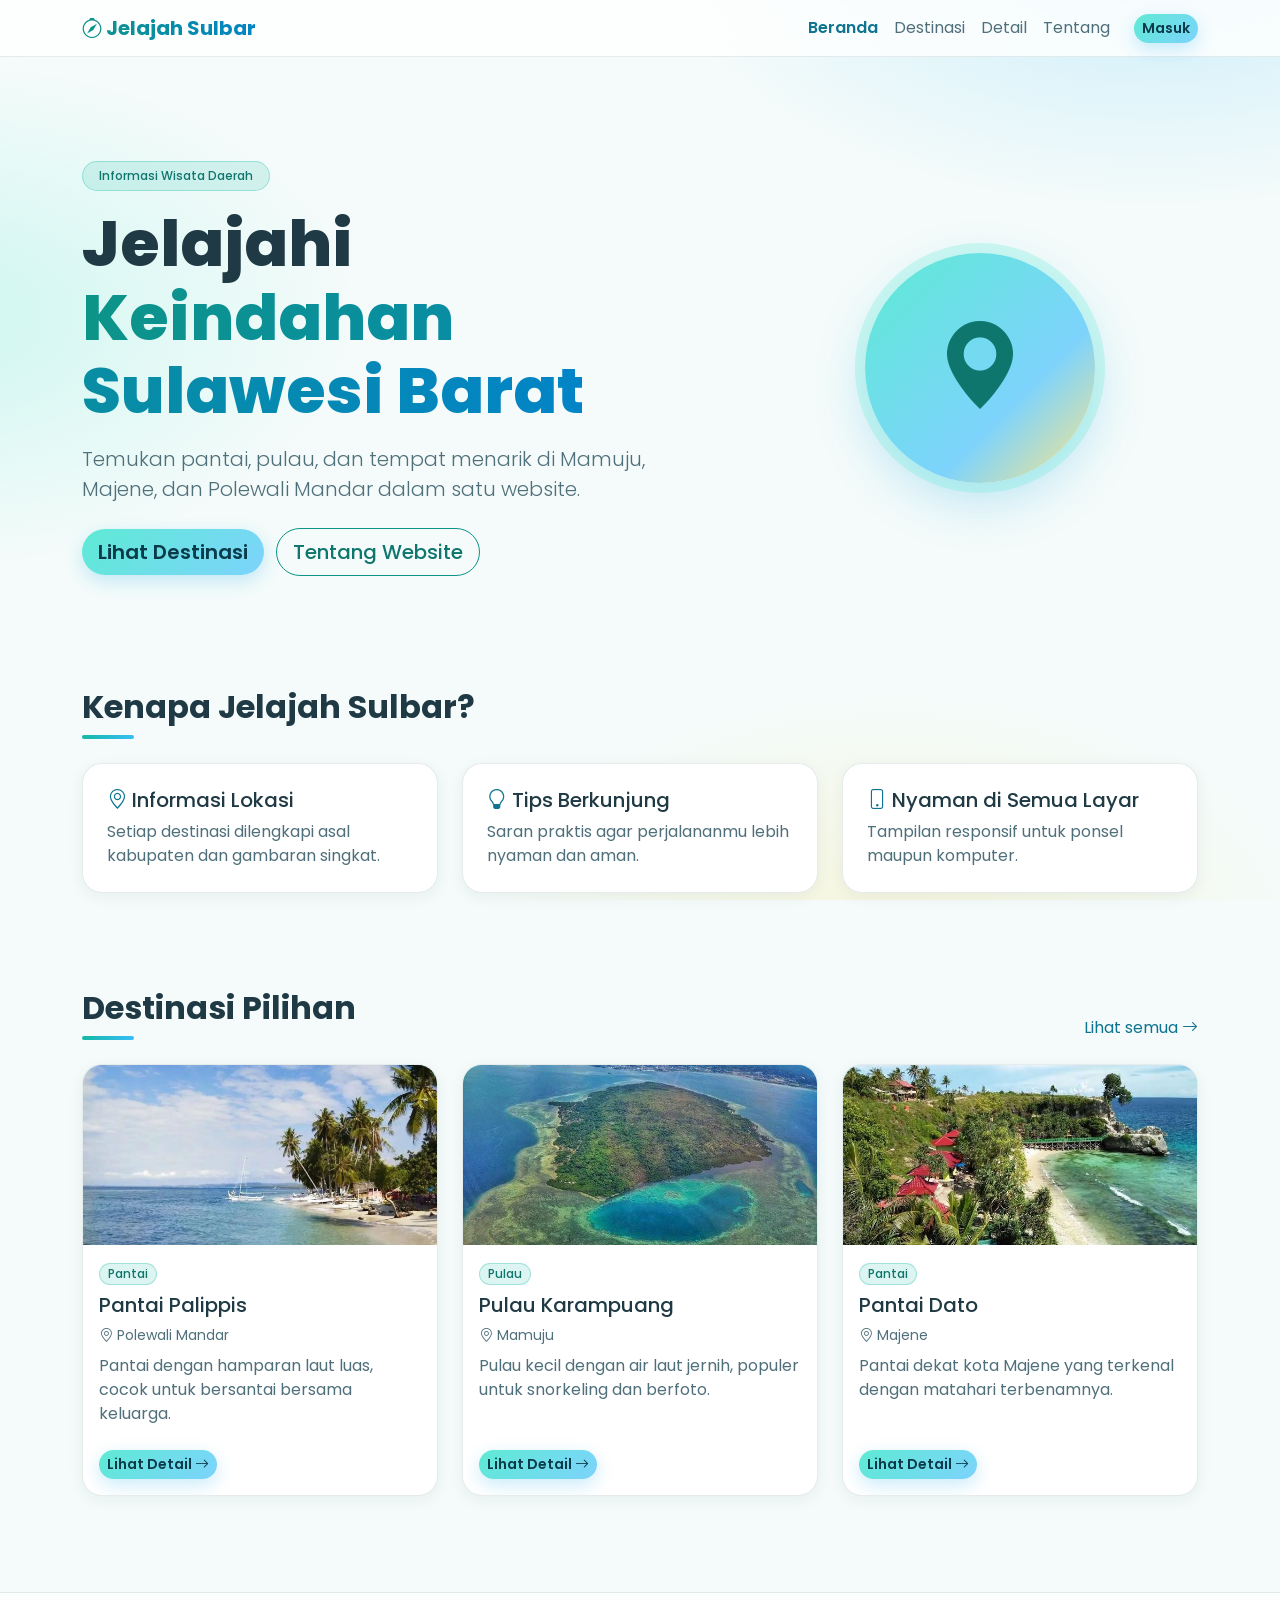
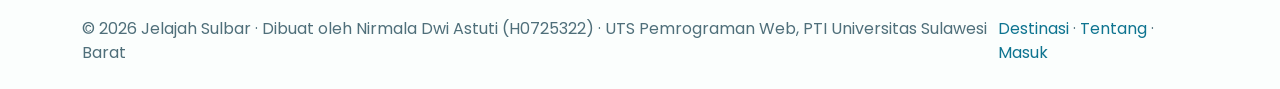
<file: index.html>
<!DOCTYPE html>
<html lang="id" data-bs-theme="dark">
<head>
  <meta charset="UTF-8">
  <meta name="viewport" content="width=device-width, initial-scale=1">
  <title>Jelajah Sulbar - Beranda</title>
  <link href="https://cdn.jsdelivr.net/npm/bootstrap@5.3.3/dist/css/bootstrap.min.css" rel="stylesheet">
  <link href="https://cdn.jsdelivr.net/npm/bootstrap-icons@1.11.3/font/bootstrap-icons.min.css" rel="stylesheet">
  <link href="style.css" rel="stylesheet">
</head>
<body>
<nav class="navbar navbar-expand-lg sticky-top" data-bs-theme="dark">
  <div class="container">
    <a class="navbar-brand" href="index.html"><span><i class="bi bi-compass"></i> Jelajah Sulbar</span></a>
    <button class="navbar-toggler" type="button" data-bs-toggle="collapse" data-bs-target="#menu" aria-label="Buka menu"><span class="navbar-toggler-icon"></span></button>
    <div class="collapse navbar-collapse" id="menu">
      <ul class="navbar-nav ms-auto align-items-lg-center">
        <li class="nav-item"><a class="nav-link active" href="index.html">Beranda</a></li><li class="nav-item"><a class="nav-link" href="destinasi.html">Destinasi</a></li><li class="nav-item"><a class="nav-link" href="detail.html">Detail</a></li><li class="nav-item"><a class="nav-link" href="tentang.html">Tentang</a></li>
        <li class="nav-item ms-lg-3"><a class="btn btn-aksen btn-sm" href="login.html">Masuk</a></li>
      </ul>
    </div>
  </div>
</nav>
<header class="hero">
  <div class="container">
    <div class="row align-items-center g-5">
      <div class="col-lg-7">
        <span class="badge badge-aksen rounded-pill mb-3 px-3 py-2">Informasi Wisata Daerah</span>
        <h1>Jelajahi <span class="teks-gradien">Keindahan Sulawesi Barat</span></h1>
        <p class="lead text-body-secondary mt-3">Temukan pantai, pulau, dan tempat menarik di Mamuju, Majene, dan Polewali Mandar dalam satu website.</p>
        <a href="destinasi.html" class="btn btn-aksen btn-lg me-2 mt-2">Lihat Destinasi</a>
        <a href="tentang.html" class="btn btn-outline-aksen btn-lg mt-2">Tentang Website</a>
      </div>
      <div class="col-lg-5"><div class="avatar"><i class="bi bi-geo-alt-fill"></i></div></div>
    </div>
  </div>
</header>

<section class="py-5">
  <div class="container">
    <h2 class="judul-bagian mb-4">Kenapa Jelajah Sulbar?</h2>
    <div class="row g-4">
      <div class="col-md-4"><div class="panel p-4 h-100"><h5><i class="bi bi-geo-alt text-info"></i> Informasi Lokasi</h5><p class="text-body-secondary mb-0">Setiap destinasi dilengkapi asal kabupaten dan gambaran singkat.</p></div></div>
      <div class="col-md-4"><div class="panel p-4 h-100"><h5><i class="bi bi-lightbulb text-info"></i> Tips Berkunjung</h5><p class="text-body-secondary mb-0">Saran praktis agar perjalananmu lebih nyaman dan aman.</p></div></div>
      <div class="col-md-4"><div class="panel p-4 h-100"><h5><i class="bi bi-phone text-info"></i> Nyaman di Semua Layar</h5><p class="text-body-secondary mb-0">Tampilan responsif untuk ponsel maupun komputer.</p></div></div>
    </div>
  </div>
</section>

<section class="py-5">
  <div class="container">
    <div class="d-flex justify-content-between align-items-end mb-4">
      <h2 class="judul-bagian mb-0">Destinasi Pilihan</h2>
      <a href="destinasi.html" class="link-info text-decoration-none">Lihat semua <i class="bi bi-arrow-right"></i></a>
    </div>
    <div class="row g-4" id="pilihan"></div>
  </div>
</section>
<footer class="py-4 mt-5">
  <div class="container d-flex flex-column flex-md-row justify-content-between gap-2">
    <span>&copy; 2026 Jelajah Sulbar &middot; Dibuat oleh <span data-profil="nama"></span> (<span data-profil="nim"></span>) &middot; UTS Pemrograman Web, PTI Universitas Sulawesi Barat</span>
    <span><a href="destinasi.html">Destinasi</a> &middot; <a href="tentang.html">Tentang</a> &middot; <a href="login.html">Masuk</a></span>
  </div>
</footer>
<script src="https://cdn.jsdelivr.net/npm/bootstrap@5.3.3/dist/js/bootstrap.bundle.min.js"></script>
<script src="script.js"></script>
<script>
  document.getElementById("pilihan").innerHTML = destinasi.slice(0, 3).map(function (d) { return kartuDestinasi(d, "col-md-4"); }).join("");
</script>
</body>
</html>
</file>
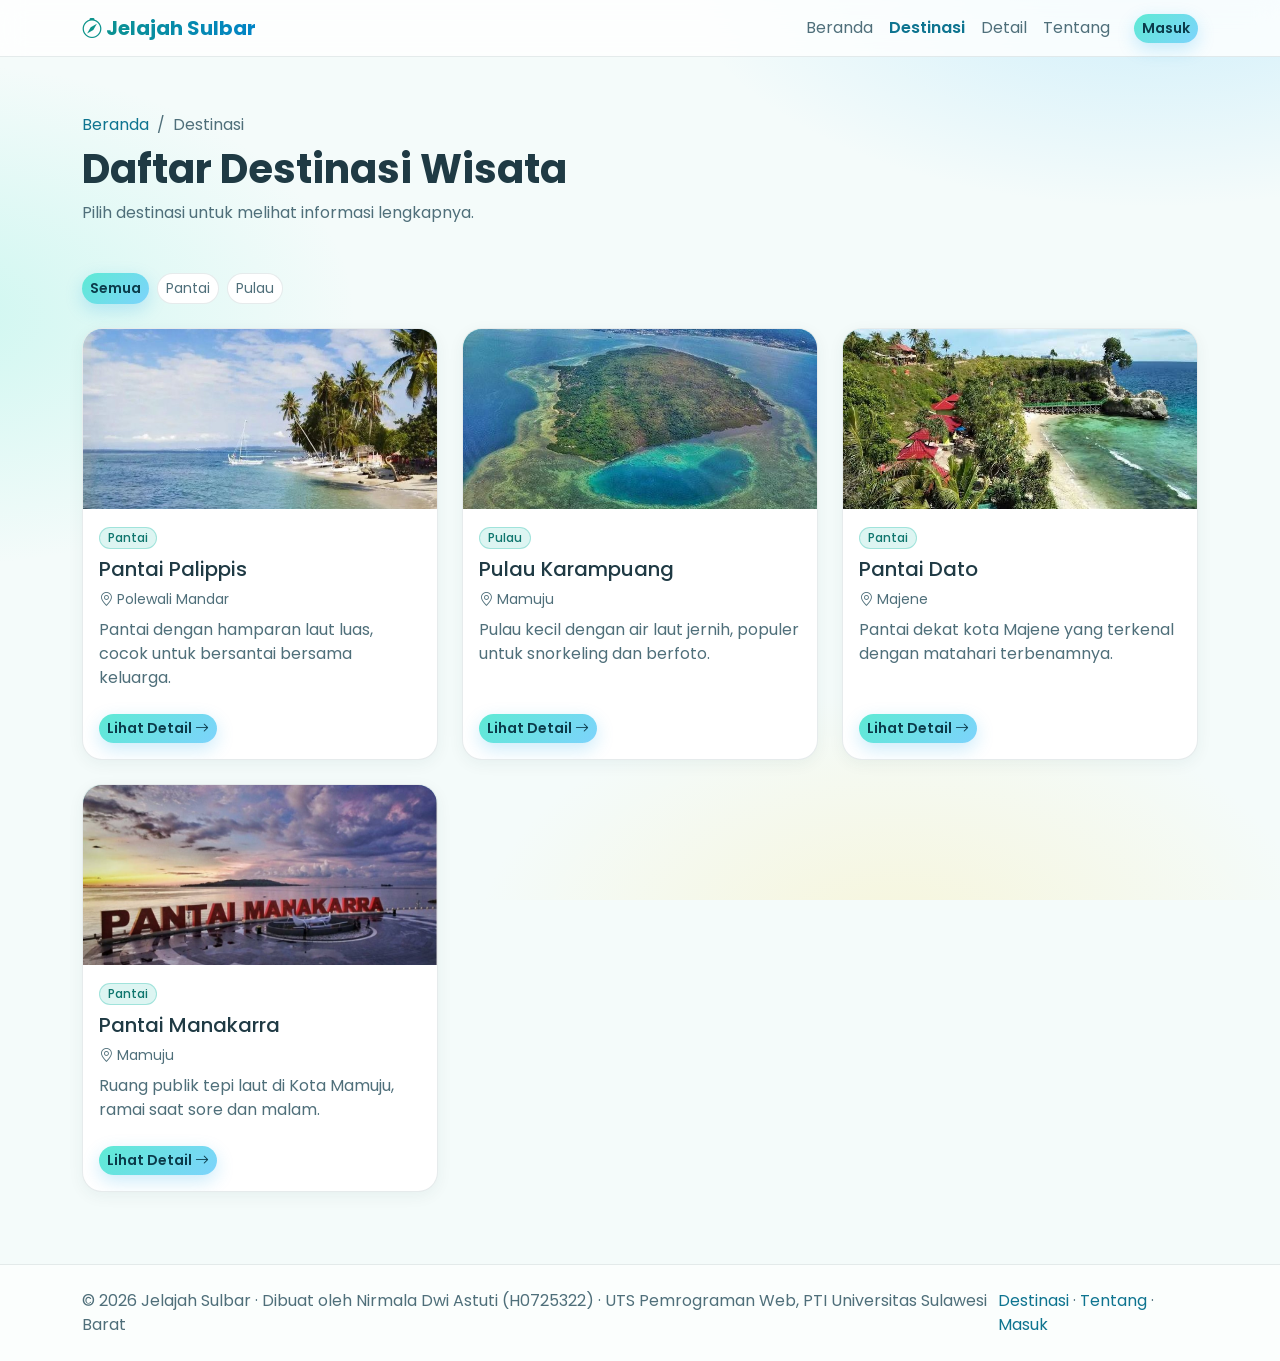
<file: destinasi.html>
<!DOCTYPE html>
<html lang="id" data-bs-theme="dark">
<head>
  <meta charset="UTF-8">
  <meta name="viewport" content="width=device-width, initial-scale=1">
  <title>Jelajah Sulbar - Destinasi</title>
  <link href="https://cdn.jsdelivr.net/npm/bootstrap@5.3.3/dist/css/bootstrap.min.css" rel="stylesheet">
  <link href="https://cdn.jsdelivr.net/npm/bootstrap-icons@1.11.3/font/bootstrap-icons.min.css" rel="stylesheet">
  <link href="style.css" rel="stylesheet">
</head>
<body>
<nav class="navbar navbar-expand-lg sticky-top" data-bs-theme="dark">
  <div class="container">
    <a class="navbar-brand" href="index.html"><span><i class="bi bi-compass"></i> Jelajah Sulbar</span></a>
    <button class="navbar-toggler" type="button" data-bs-toggle="collapse" data-bs-target="#menu" aria-label="Buka menu"><span class="navbar-toggler-icon"></span></button>
    <div class="collapse navbar-collapse" id="menu">
      <ul class="navbar-nav ms-auto align-items-lg-center">
        <li class="nav-item"><a class="nav-link" href="index.html">Beranda</a></li><li class="nav-item"><a class="nav-link active" href="destinasi.html">Destinasi</a></li><li class="nav-item"><a class="nav-link" href="detail.html">Detail</a></li><li class="nav-item"><a class="nav-link" href="tentang.html">Tentang</a></li>
        <li class="nav-item ms-lg-3"><a class="btn btn-aksen btn-sm" href="login.html">Masuk</a></li>
      </ul>
    </div>
  </div>
</nav>
<header class="page-header">
  <div class="container">
    <nav aria-label="breadcrumb"><ol class="breadcrumb mb-2">
      <li class="breadcrumb-item"><a href="index.html">Beranda</a></li><li class="breadcrumb-item active">Destinasi</li>
    </ol></nav>
    <h1 class="fw-bold" id="judul">Daftar Destinasi Wisata</h1>
    <p class="text-body-secondary mb-0">Pilih destinasi untuk melihat informasi lengkapnya.</p>
  </div>
</header>
<main class="py-4">
  <div class="container">
    <div class="d-flex flex-wrap gap-2 mb-4" id="filter">
      <button class="btn btn-aksen btn-sm" data-jenis="Semua">Semua</button>
      <button class="btn btn-outline-secondary btn-sm" data-jenis="Pantai">Pantai</button>
      <button class="btn btn-outline-secondary btn-sm" data-jenis="Pulau">Pulau</button>
    </div>
    <div class="row g-4" id="daftar"></div>
  </div>
</main>
<footer class="py-4 mt-5">
  <div class="container d-flex flex-column flex-md-row justify-content-between gap-2">
    <span>&copy; 2026 Jelajah Sulbar &middot; Dibuat oleh <span data-profil="nama"></span> (<span data-profil="nim"></span>) &middot; UTS Pemrograman Web, PTI Universitas Sulawesi Barat</span>
    <span><a href="destinasi.html">Destinasi</a> &middot; <a href="tentang.html">Tentang</a> &middot; <a href="login.html">Masuk</a></span>
  </div>
</footer>
<script src="https://cdn.jsdelivr.net/npm/bootstrap@5.3.3/dist/js/bootstrap.bundle.min.js"></script>
<script src="script.js"></script>
<script>
  function tampil(jenis) {
    document.getElementById("daftar").innerHTML = destinasi
      .filter(function (d) { return jenis === "Semua" || d.jenis === jenis; })
      .map(function (d) { return kartuDestinasi(d, "col-sm-6 col-lg-4"); }).join("");
  }
  document.querySelectorAll("#filter button").forEach(function (b) {
    b.addEventListener("click", function () {
      document.querySelectorAll("#filter button").forEach(function (x) { x.className = "btn btn-outline-secondary btn-sm"; });
      b.className = "btn btn-aksen btn-sm";
      tampil(b.dataset.jenis);
    });
  });
  tampil("Semua");
</script>
</body>
</html>
</file>
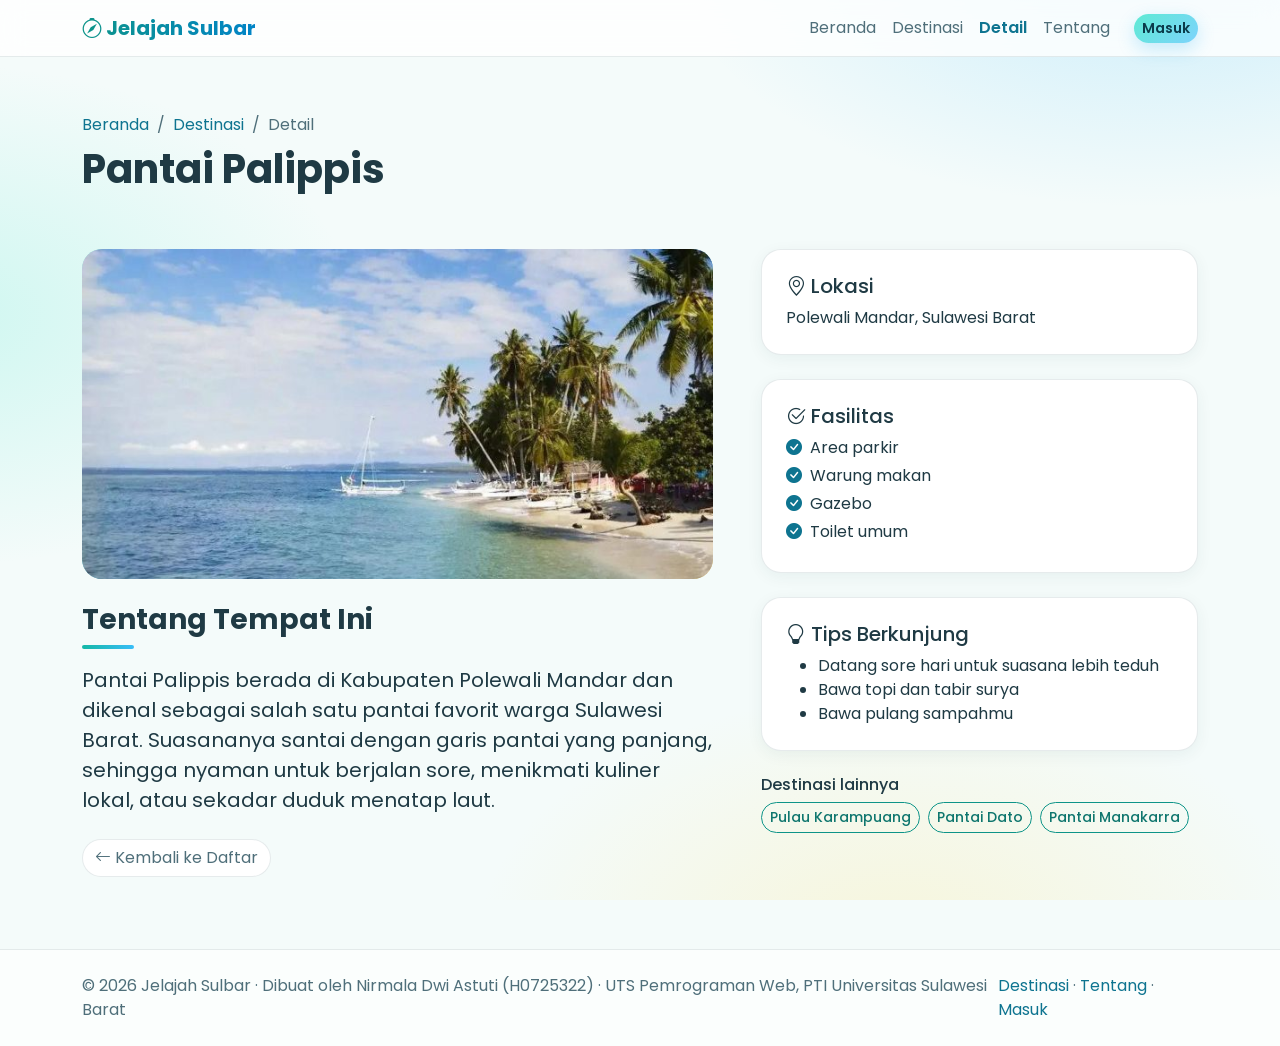
<file: detail.html>
<!DOCTYPE html>
<html lang="id" data-bs-theme="dark">
<head>
  <meta charset="UTF-8">
  <meta name="viewport" content="width=device-width, initial-scale=1">
  <title>Jelajah Sulbar - Detail Destinasi</title>
  <link href="https://cdn.jsdelivr.net/npm/bootstrap@5.3.3/dist/css/bootstrap.min.css" rel="stylesheet">
  <link href="https://cdn.jsdelivr.net/npm/bootstrap-icons@1.11.3/font/bootstrap-icons.min.css" rel="stylesheet">
  <link href="style.css" rel="stylesheet">
</head>
<body>
<nav class="navbar navbar-expand-lg sticky-top" data-bs-theme="dark">
  <div class="container">
    <a class="navbar-brand" href="index.html"><span><i class="bi bi-compass"></i> Jelajah Sulbar</span></a>
    <button class="navbar-toggler" type="button" data-bs-toggle="collapse" data-bs-target="#menu" aria-label="Buka menu"><span class="navbar-toggler-icon"></span></button>
    <div class="collapse navbar-collapse" id="menu">
      <ul class="navbar-nav ms-auto align-items-lg-center">
        <li class="nav-item"><a class="nav-link" href="index.html">Beranda</a></li><li class="nav-item"><a class="nav-link" href="destinasi.html">Destinasi</a></li><li class="nav-item"><a class="nav-link active" href="detail.html">Detail</a></li><li class="nav-item"><a class="nav-link" href="tentang.html">Tentang</a></li>
        <li class="nav-item ms-lg-3"><a class="btn btn-aksen btn-sm" href="login.html">Masuk</a></li>
      </ul>
    </div>
  </div>
</nav>
<header class="page-header">
  <div class="container">
    <nav aria-label="breadcrumb"><ol class="breadcrumb mb-2">
      <li class="breadcrumb-item"><a href="index.html">Beranda</a></li><li class="breadcrumb-item"><a href="destinasi.html">Destinasi</a></li><li class="breadcrumb-item active">Detail</li>
    </ol></nav>
    <h1 class="fw-bold" id="judul">Detail Destinasi</h1>
    <p class="text-body-secondary mb-0"></p>
  </div>
</header>
<main class="py-4">
  <div class="container">
    <div class="row g-5">
      <div class="col-lg-7">
        <div class="thumb besar mb-4" id="gambar"></div>
        <h3 class="judul-bagian mb-3">Tentang Tempat Ini</h3>
        <p class="fs-5" id="deskripsi"></p>
        <a href="destinasi.html" class="btn btn-outline-secondary mt-2"><i class="bi bi-arrow-left"></i> Kembali ke Daftar</a>
      </div>
      <div class="col-lg-5">
        <div class="panel p-4 mb-4"><h5><i class="bi bi-geo-alt"></i> Lokasi</h5><p class="mb-0" id="lokasi"></p></div>
        <div class="panel p-4 mb-4"><h5><i class="bi bi-check2-circle"></i> Fasilitas</h5><ul class="list-unstyled mb-0" id="fasilitas"></ul></div>
        <div class="panel p-4 mb-4"><h5><i class="bi bi-lightbulb"></i> Tips Berkunjung</h5><ul class="mb-0" id="tips"></ul></div>
        <h6>Destinasi lainnya</h6>
        <div class="d-flex flex-wrap gap-2" id="lainnya"></div>
      </div>
    </div>
  </div>
</main>
<footer class="py-4 mt-5">
  <div class="container d-flex flex-column flex-md-row justify-content-between gap-2">
    <span>&copy; 2026 Jelajah Sulbar &middot; Dibuat oleh <span data-profil="nama"></span> (<span data-profil="nim"></span>) &middot; UTS Pemrograman Web, PTI Universitas Sulawesi Barat</span>
    <span><a href="destinasi.html">Destinasi</a> &middot; <a href="tentang.html">Tentang</a> &middot; <a href="login.html">Masuk</a></span>
  </div>
</footer>
<script src="https://cdn.jsdelivr.net/npm/bootstrap@5.3.3/dist/js/bootstrap.bundle.min.js"></script>
<script src="script.js"></script>
<script>
  // Baca id dari URL, contoh: detail.html?id=dato
  const id = new URLSearchParams(location.search).get("id") || destinasi[0].id;
  const d = destinasi.find(function (x) { return x.id === id; }) || destinasi[0];
  document.title = "Jelajah Sulbar - " + d.nama;
  document.getElementById("judul").textContent = d.nama;
  document.getElementById("deskripsi").textContent = d.deskripsi;
  document.getElementById("lokasi").textContent = d.lokasi + ", Sulawesi Barat";
  document.getElementById("gambar").innerHTML = '<i class="bi ' + d.ikon + '"></i><img src="' + d.gambar + '" alt="' + d.nama + '" onerror="this.style.display=\'none\'">';
  document.getElementById("fasilitas").innerHTML = d.fasilitas.map(function (f) { return '<li class="mb-1"><i class="bi bi-check-circle-fill text-info me-2"></i>' + f + '</li>'; }).join("");
  document.getElementById("tips").innerHTML = d.tips.map(function (t) { return "<li>" + t + "</li>"; }).join("");
  document.getElementById("lainnya").innerHTML = destinasi.filter(function (x) { return x.id !== d.id; })
    .map(function (x) { return '<a class="btn btn-outline-aksen btn-sm" href="detail.html?id=' + x.id + '">' + x.nama + '</a>'; }).join("");
</script>
</body>
</html>
</file>
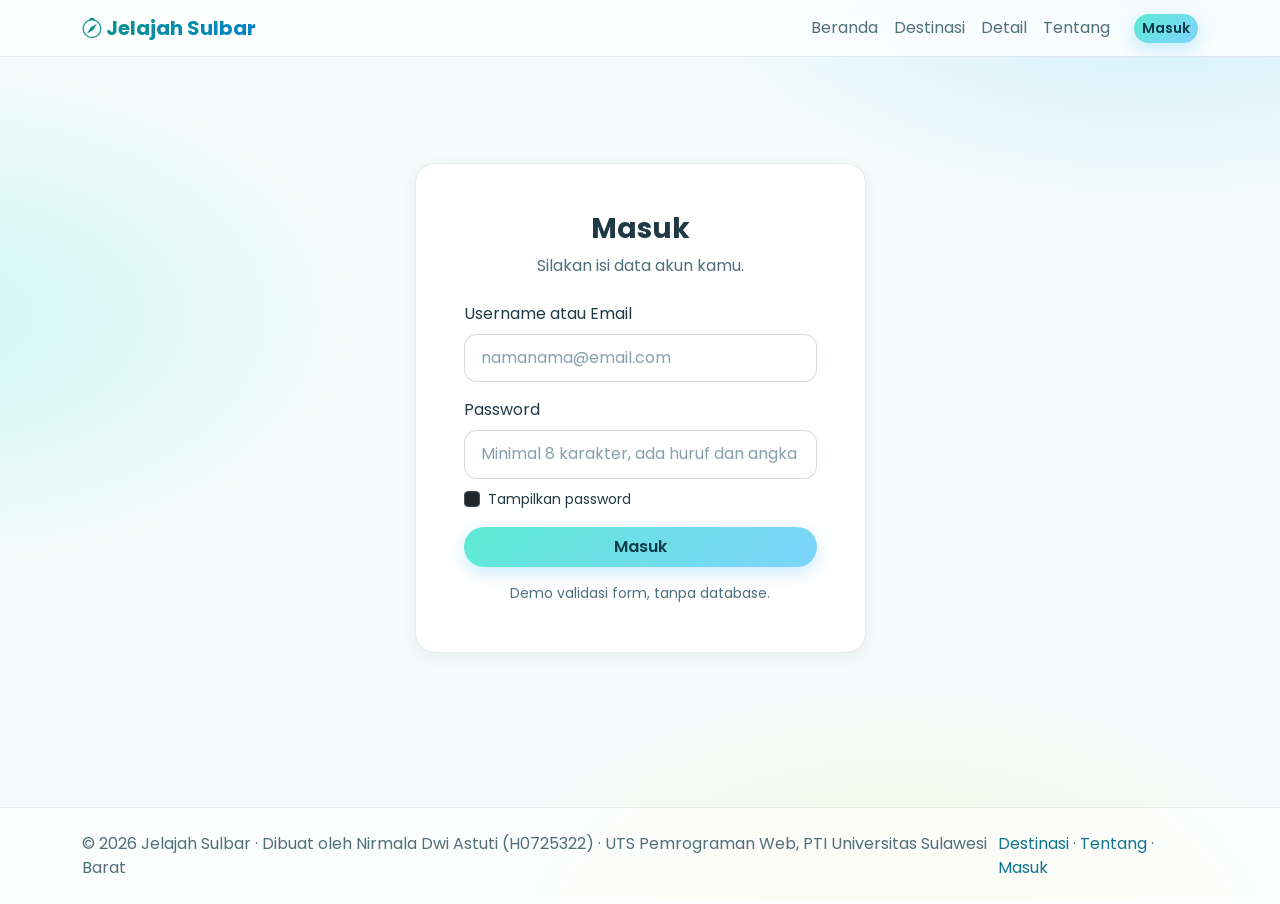
<file: login.html>
<!DOCTYPE html>
<html lang="id" data-bs-theme="dark">
<head>
  <meta charset="UTF-8">
  <meta name="viewport" content="width=device-width, initial-scale=1">
  <title>Jelajah Sulbar - Masuk</title>
  <link href="https://cdn.jsdelivr.net/npm/bootstrap@5.3.3/dist/css/bootstrap.min.css" rel="stylesheet">
  <link href="https://cdn.jsdelivr.net/npm/bootstrap-icons@1.11.3/font/bootstrap-icons.min.css" rel="stylesheet">
  <link href="style.css" rel="stylesheet">
</head>
<body>
<nav class="navbar navbar-expand-lg sticky-top" data-bs-theme="dark">
  <div class="container">
    <a class="navbar-brand" href="index.html"><span><i class="bi bi-compass"></i> Jelajah Sulbar</span></a>
    <button class="navbar-toggler" type="button" data-bs-toggle="collapse" data-bs-target="#menu" aria-label="Buka menu"><span class="navbar-toggler-icon"></span></button>
    <div class="collapse navbar-collapse" id="menu">
      <ul class="navbar-nav ms-auto align-items-lg-center">
        <li class="nav-item"><a class="nav-link" href="index.html">Beranda</a></li><li class="nav-item"><a class="nav-link" href="destinasi.html">Destinasi</a></li><li class="nav-item"><a class="nav-link" href="detail.html">Detail</a></li><li class="nav-item"><a class="nav-link" href="tentang.html">Tentang</a></li>
        <li class="nav-item ms-lg-3"><a class="btn btn-aksen btn-sm" href="login.html">Masuk</a></li>
      </ul>
    </div>
  </div>
</nav>
<main class="login-wrap py-5">
  <div class="container">
    <div class="row justify-content-center">
      <div class="col-md-8 col-lg-5">
        <div class="panel p-4 p-md-5">
          <div class="text-center mb-4"><h3 class="fw-bold">Masuk</h3><p class="text-body-secondary mb-0">Silakan isi data akun kamu.</p></div>
          <div id="pesan" aria-live="polite"></div>
          <form id="formLogin" novalidate>
            <div class="mb-3">
              <label for="identitas" class="form-label">Username atau Email</label>
              <input type="text" class="form-control" id="identitas" autocomplete="username" placeholder="namanama@email.com">
              <div class="invalid-feedback" id="errIdentitas"></div>
            </div>
            <div class="mb-3">
              <label for="password" class="form-label">Password</label>
              <input type="password" class="form-control" id="password" autocomplete="current-password" placeholder="Minimal 8 karakter, ada huruf dan angka">
              <div class="invalid-feedback" id="errPassword"></div>
              <div class="form-check mt-2"><input class="form-check-input" type="checkbox" id="lihat"><label class="form-check-label small" for="lihat">Tampilkan password</label></div>
            </div>
            <button type="submit" class="btn btn-aksen w-100 py-2">Masuk</button>
          </form>
          <p class="small text-body-secondary text-center mt-3 mb-0">Demo validasi form, tanpa database.</p>
        </div>
      </div>
    </div>
  </div>
</main>
<footer class="py-4 mt-5">
  <div class="container d-flex flex-column flex-md-row justify-content-between gap-2">
    <span>&copy; 2026 Jelajah Sulbar &middot; Dibuat oleh <span data-profil="nama"></span> (<span data-profil="nim"></span>) &middot; UTS Pemrograman Web, PTI Universitas Sulawesi Barat</span>
    <span><a href="destinasi.html">Destinasi</a> &middot; <a href="tentang.html">Tentang</a> &middot; <a href="login.html">Masuk</a></span>
  </div>
</footer>
<script src="https://cdn.jsdelivr.net/npm/bootstrap@5.3.3/dist/js/bootstrap.bundle.min.js"></script>
<script src="script.js"></script>

</body>
</html>
</file>
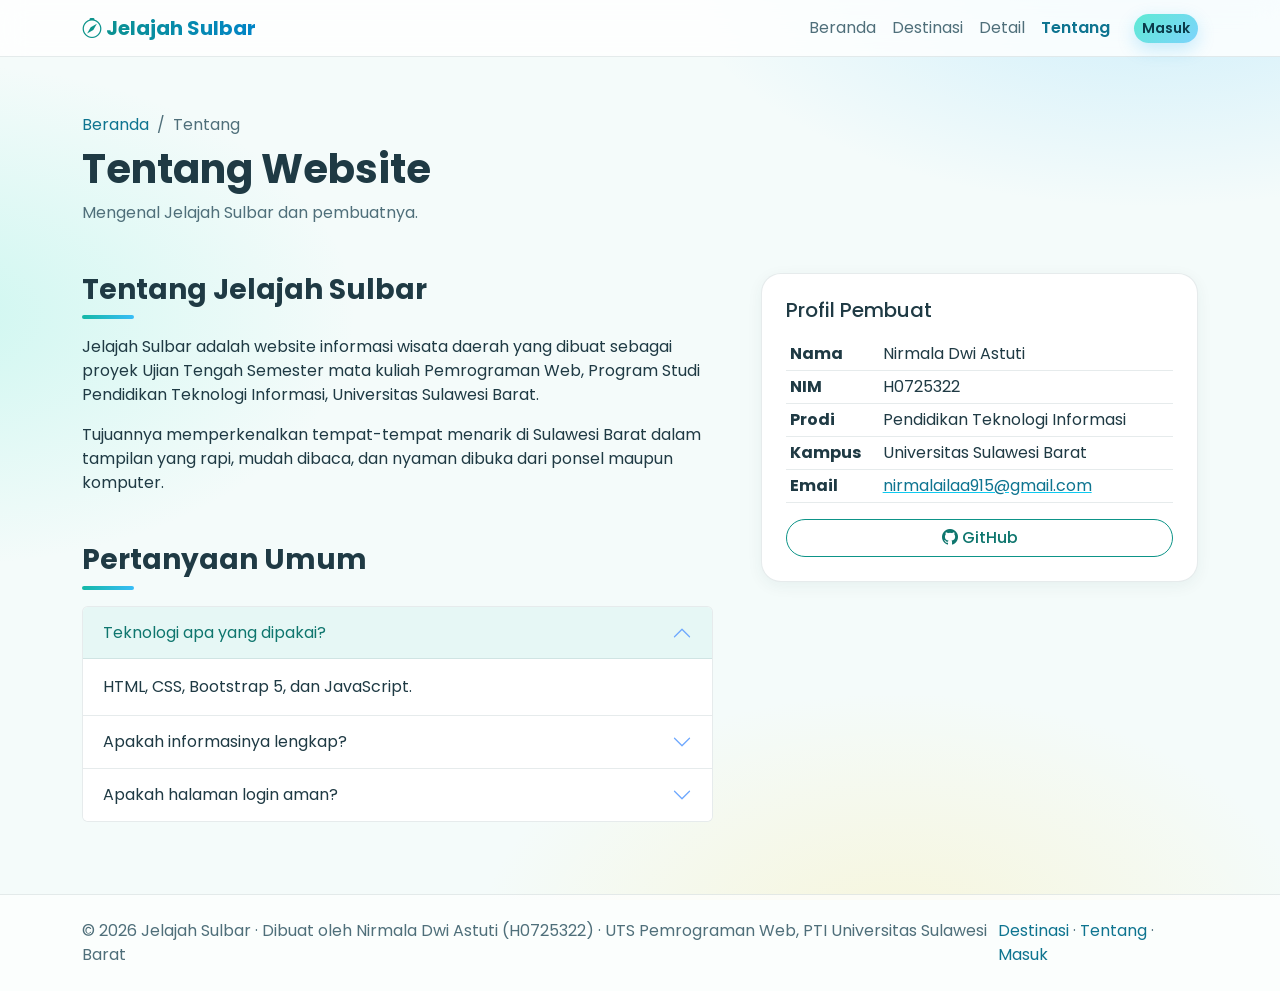
<file: tentang.html>
<!DOCTYPE html>
<html lang="id" data-bs-theme="dark">
<head>
  <meta charset="UTF-8">
  <meta name="viewport" content="width=device-width, initial-scale=1">
  <title>Jelajah Sulbar - Tentang</title>
  <link href="https://cdn.jsdelivr.net/npm/bootstrap@5.3.3/dist/css/bootstrap.min.css" rel="stylesheet">
  <link href="https://cdn.jsdelivr.net/npm/bootstrap-icons@1.11.3/font/bootstrap-icons.min.css" rel="stylesheet">
  <link href="style.css" rel="stylesheet">
</head>
<body>
<nav class="navbar navbar-expand-lg sticky-top" data-bs-theme="dark">
  <div class="container">
    <a class="navbar-brand" href="index.html"><span><i class="bi bi-compass"></i> Jelajah Sulbar</span></a>
    <button class="navbar-toggler" type="button" data-bs-toggle="collapse" data-bs-target="#menu" aria-label="Buka menu"><span class="navbar-toggler-icon"></span></button>
    <div class="collapse navbar-collapse" id="menu">
      <ul class="navbar-nav ms-auto align-items-lg-center">
        <li class="nav-item"><a class="nav-link" href="index.html">Beranda</a></li><li class="nav-item"><a class="nav-link" href="destinasi.html">Destinasi</a></li><li class="nav-item"><a class="nav-link" href="detail.html">Detail</a></li><li class="nav-item"><a class="nav-link active" href="tentang.html">Tentang</a></li>
        <li class="nav-item ms-lg-3"><a class="btn btn-aksen btn-sm" href="login.html">Masuk</a></li>
      </ul>
    </div>
  </div>
</nav>
<header class="page-header">
  <div class="container">
    <nav aria-label="breadcrumb"><ol class="breadcrumb mb-2">
      <li class="breadcrumb-item"><a href="index.html">Beranda</a></li><li class="breadcrumb-item active">Tentang</li>
    </ol></nav>
    <h1 class="fw-bold" id="judul">Tentang Website</h1>
    <p class="text-body-secondary mb-0">Mengenal Jelajah Sulbar dan pembuatnya.</p>
  </div>
</header>
<main class="py-4">
  <div class="container">
    <div class="row g-5">
      <div class="col-lg-7">
        <h3 class="judul-bagian mb-3">Tentang Jelajah Sulbar</h3>
        <p>Jelajah Sulbar adalah website informasi wisata daerah yang dibuat sebagai proyek Ujian Tengah Semester mata kuliah Pemrograman Web, Program Studi Pendidikan Teknologi Informasi, Universitas Sulawesi Barat.</p>
        <p>Tujuannya memperkenalkan tempat-tempat menarik di Sulawesi Barat dalam tampilan yang rapi, mudah dibaca, dan nyaman dibuka dari ponsel maupun komputer.</p>
        <h3 class="judul-bagian mt-5 mb-3">Pertanyaan Umum</h3>
        <div class="accordion" id="faq">
          <div class="accordion-item"><h2 class="accordion-header"><button class="accordion-button" type="button" data-bs-toggle="collapse" data-bs-target="#f1">Teknologi apa yang dipakai?</button></h2>
            <div id="f1" class="accordion-collapse collapse show" data-bs-parent="#faq"><div class="accordion-body">HTML, CSS, Bootstrap 5, dan JavaScript.</div></div></div>
          <div class="accordion-item"><h2 class="accordion-header"><button class="accordion-button collapsed" type="button" data-bs-toggle="collapse" data-bs-target="#f2">Apakah informasinya lengkap?</button></h2>
            <div id="f2" class="accordion-collapse collapse" data-bs-parent="#faq"><div class="accordion-body">Informasi bersifat ringkasan umum. Periksa kondisi terbaru sebelum berkunjung.</div></div></div>
          <div class="accordion-item"><h2 class="accordion-header"><button class="accordion-button collapsed" type="button" data-bs-toggle="collapse" data-bs-target="#f3">Apakah halaman login aman?</button></h2>
            <div id="f3" class="accordion-collapse collapse" data-bs-parent="#faq"><div class="accordion-body">Tidak. Halaman login hanya demo validasi form di browser, bukan sistem keamanan sebenarnya.</div></div></div>
        </div>
      </div>
      <div class="col-lg-5">
        <div class="panel p-4">
          <h5 class="mb-3">Profil Pembuat</h5>
          <table class="table table-sm mb-3"><tbody>
            <tr><th scope="row">Nama</th><td data-profil="nama"></td></tr>
            <tr><th scope="row">NIM</th><td data-profil="nim"></td></tr>
            <tr><th scope="row">Prodi</th><td data-profil="prodi"></td></tr>
            <tr><th scope="row">Kampus</th><td data-profil="kampus"></td></tr>
            <tr><th scope="row">Email</th><td><a class="link-info" data-href-profil="email" data-profil="email"></a></td></tr>
          </tbody></table>
          <a class="btn btn-outline-aksen w-100" data-href-profil="github" target="_blank" rel="noopener"><i class="bi bi-github"></i> GitHub</a>
        </div>
      </div>
    </div>
  </div>
</main>
<footer class="py-4 mt-5">
  <div class="container d-flex flex-column flex-md-row justify-content-between gap-2">
    <span>&copy; 2026 Jelajah Sulbar &middot; Dibuat oleh <span data-profil="nama"></span> (<span data-profil="nim"></span>) &middot; UTS Pemrograman Web, PTI Universitas Sulawesi Barat</span>
    <span><a href="destinasi.html">Destinasi</a> &middot; <a href="tentang.html">Tentang</a> &middot; <a href="login.html">Masuk</a></span>
  </div>
</footer>
<script src="https://cdn.jsdelivr.net/npm/bootstrap@5.3.3/dist/js/bootstrap.bundle.min.js"></script>
<script src="script.js"></script>

</body>
</html>
</file>
<file: style.css>
@import url("https://fonts.googleapis.com/css2?family=Poppins:wght@400;500;600;700;800&display=swap");

/* =====================================================
   TEMA "SEGAR PANTAI" - terang, santai, dan fresh
   Ganti warna cukup di bagian :root di bawah ini.
   ===================================================== */
:root {
  --bg: #f4fbfa;            /* latar halaman (mint sangat muda) */
  --kartu: #ffffff;         /* latar kartu dan panel */
  --garis: rgba(15, 60, 70, 0.10);
  --aksen: #5eead4;         /* mint segar */
  --aksen-2: #7dd3fc;       /* biru langit */
  --aksen-3: #fde68a;       /* kuning pasir */
  --tinta: #0b3b4a;         /* teks pada tombol terang */
  --teks: #1f3a44;
  --teks-lembut: #4f6f7a;
  --tegas: #0e7490;         /* teal tua untuk tautan dan ikon */
}

html { scroll-behavior: smooth; }

body {
  font-family: "Poppins", "Segoe UI", system-ui, sans-serif;
  color: var(--teks);
  background:
    radial-gradient(800px 420px at 90% -5%, rgba(125, 211, 252, 0.35), transparent 60%),
    radial-gradient(700px 420px at -5% 35%, rgba(94, 234, 212, 0.25), transparent 60%),
    radial-gradient(700px 420px at 70% 105%, rgba(253, 230, 138, 0.28), transparent 60%),
    var(--bg);
  background-attachment: fixed;
}

.text-body-secondary { color: var(--teks-lembut) !important; }
.text-info { color: var(--tegas) !important; }
::selection { background: var(--aksen); color: var(--tinta); }


/* ---------- Navbar ---------- */
.navbar {
  background: rgba(255, 255, 255, 0.8);
  backdrop-filter: blur(12px);
  -webkit-backdrop-filter: blur(12px);
  border-bottom: 1px solid var(--garis);
}

.navbar-brand span {
  background: linear-gradient(90deg, #0d9488, #0284c7);
  -webkit-background-clip: text;
  background-clip: text;
  color: transparent;
  font-weight: 700;
}

.nav-link { color: var(--teks-lembut) !important; transition: color 0.2s; }
.nav-link:hover { color: var(--teks) !important; }
.nav-link.active { color: var(--tegas) !important; font-weight: 600; }


/* ---------- Tombol, lencana, teks gradasi ---------- */
.btn-aksen {
  background: linear-gradient(135deg, var(--aksen), var(--aksen-2));
  border: 0;
  border-radius: 999px;
  color: var(--tinta);
  font-weight: 600;
  box-shadow: 0 6px 18px rgba(14, 165, 233, 0.22);
  transition: transform 0.2s, box-shadow 0.2s, filter 0.2s;
}
.btn-aksen:hover {
  color: var(--tinta);
  transform: translateY(-2px);
  filter: brightness(1.04);
  box-shadow: 0 10px 24px rgba(14, 165, 233, 0.3);
}

.btn-outline-aksen {
  background: transparent;
  border: 1.5px solid #0d9488;
  border-radius: 999px;
  color: #0f766e;
  font-weight: 500;
}
.btn-outline-aksen:hover { background: #0d9488; border-color: #0d9488; color: #fff; }

.btn-outline-secondary {
  border-color: var(--garis);
  border-radius: 999px;
  color: var(--teks-lembut);
  background: #fff;
}
.btn-outline-secondary:hover { background: #e6f7f5; border-color: var(--garis); color: var(--teks); }

.badge-aksen {
  background: rgba(20, 184, 166, 0.14);
  border: 1px solid rgba(20, 184, 166, 0.3);
  color: #0f766e;
  font-weight: 500;
}

.teks-gradien {
  background: linear-gradient(90deg, #0d9488, #0284c7);
  -webkit-background-clip: text;
  background-clip: text;
  color: transparent;
}

.link-info { color: var(--tegas) !important; }


/* ---------- Hero & ikon besar ---------- */
.hero { padding: 6.5rem 0 4rem; }
.hero h1 { font-size: clamp(2.2rem, 6vw, 4rem); font-weight: 800; line-height: 1.15; color: var(--teks); }

.avatar {
  width: 230px;
  height: 230px;
  margin: 0 auto;
  display: flex;
  align-items: center;
  justify-content: center;
  border-radius: 50%;
  font-size: 5.5rem;
  color: #0f766e;
  background: linear-gradient(135deg, var(--aksen), var(--aksen-2) 65%, var(--aksen-3));
  box-shadow: 0 0 0 10px rgba(94, 234, 212, 0.25), 0 18px 50px rgba(14, 165, 233, 0.25);
  animation: melayang 6s ease-in-out infinite;
}
@keyframes melayang { 50% { transform: translateY(-12px); } }


/* ---------- Judul bagian & breadcrumb ---------- */
.judul-bagian { font-weight: 700; color: var(--teks); }
.judul-bagian::after {
  content: "";
  display: block;
  width: 52px;
  height: 4px;
  margin-top: 0.55rem;
  border-radius: 4px;
  background: linear-gradient(90deg, #14b8a6, #38bdf8);
}

.page-header { padding: 3.5rem 0 1.5rem; }
.page-header h1 { color: var(--teks); }
.breadcrumb a { color: var(--tegas); text-decoration: none; }
.breadcrumb-item.active, .breadcrumb-item + .breadcrumb-item::before { color: var(--teks-lembut); }


/* ---------- Kartu destinasi ---------- */
.kartu-wisata {
  background: var(--kartu);
  border: 1px solid var(--garis);
  border-radius: 1.25rem;
  overflow: hidden;
  color: var(--teks);
  box-shadow: 0 4px 16px rgba(15, 60, 70, 0.06);
  transition: transform 0.25s, box-shadow 0.25s, border-color 0.25s;
}
.kartu-wisata:hover {
  transform: translateY(-8px);
  border-color: rgba(20, 184, 166, 0.5);
  box-shadow: 0 18px 36px rgba(15, 60, 70, 0.14);
}

.thumb {
  position: relative;
  height: 180px;
  display: flex;
  align-items: center;
  justify-content: center;
  overflow: hidden;
  font-size: 3.2rem;
  color: #0f766e;
  background: linear-gradient(135deg, #99f6e4, #7dd3fc 60%, #fde68a);
}
.thumb img { position: absolute; inset: 0; width: 100%; height: 100%; object-fit: cover; }
.thumb.besar { height: 330px; border-radius: 1.25rem; }


/* ---------- Panel, tabel, accordion ---------- */
.panel {
  background: var(--kartu);
  border: 1px solid var(--garis);
  border-radius: 1.25rem;
  box-shadow: 0 4px 16px rgba(15, 60, 70, 0.06);
}

.table {
  --bs-table-bg: transparent;
  --bs-table-color: var(--teks);
  --bs-table-border-color: var(--garis);
}

.accordion {
  --bs-accordion-bg: var(--kartu);
  --bs-accordion-color: var(--teks);
  --bs-accordion-border-color: var(--garis);
  --bs-accordion-btn-bg: var(--kartu);
  --bs-accordion-btn-color: var(--teks);
  --bs-accordion-active-bg: #e6f7f5;
  --bs-accordion-active-color: #0f766e;
  --bs-accordion-btn-focus-box-shadow: 0 0 0 0.2rem rgba(20, 184, 166, 0.25);
}


/* ---------- Form login ---------- */
.login-wrap { min-height: 78vh; display: flex; align-items: center; }

.form-control {
  padding: 0.7rem 1rem;
  background: #fff;
  border: 1px solid rgba(15, 60, 70, 0.18);
  border-radius: 0.8rem;
  color: var(--teks);
}
.form-control::placeholder { color: #86a1aa; }
.form-control:focus {
  background: #fff;
  border-color: #14b8a6;
  color: var(--teks);
  box-shadow: 0 0 0 0.2rem rgba(20, 184, 166, 0.22);
}
.form-check-input:checked { background-color: #0d9488; border-color: #0d9488; }


/* ---------- Footer ---------- */
footer {
  background: rgba(255, 255, 255, 0.7);
  border-top: 1px solid var(--garis);
  color: var(--teks-lembut);
}
footer a { color: var(--tegas); text-decoration: none; }
footer a:hover { text-decoration: underline; }


/* Matikan animasi jika diminta pengguna */
@media (prefers-reduced-motion: reduce) {
  .avatar { animation: none; }
  * { transition: none !important; }
}
</file>
